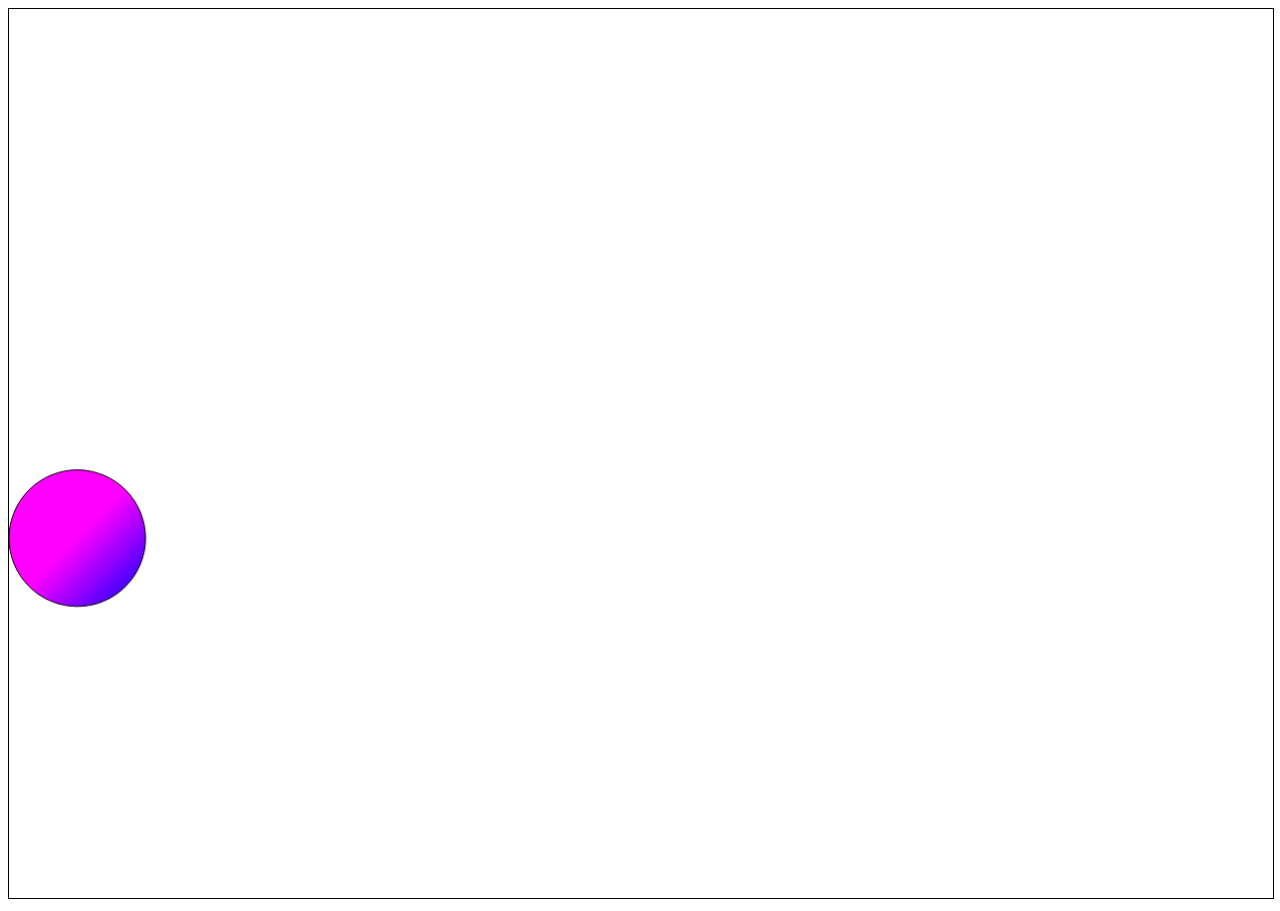
<file: gravity/index.html>
<!DOCTYPE html>
<html lang="en">
<head>
    <meta charset="UTF-8">
    <meta name="viewport" content="width=device-width,initial-scale=1.0,minimum-scale=1.0,maximum-scale=1.0">
    <title>중력</title>
    <style>
        #wind{width:100px;}
    </style>
    <script src="js/modernizr-1.6.min.js"></script>
</head>
<body>
<canvas id="canvas"></canvas>
<script src="js/app.js"></script>
</body>
</html>
</file>
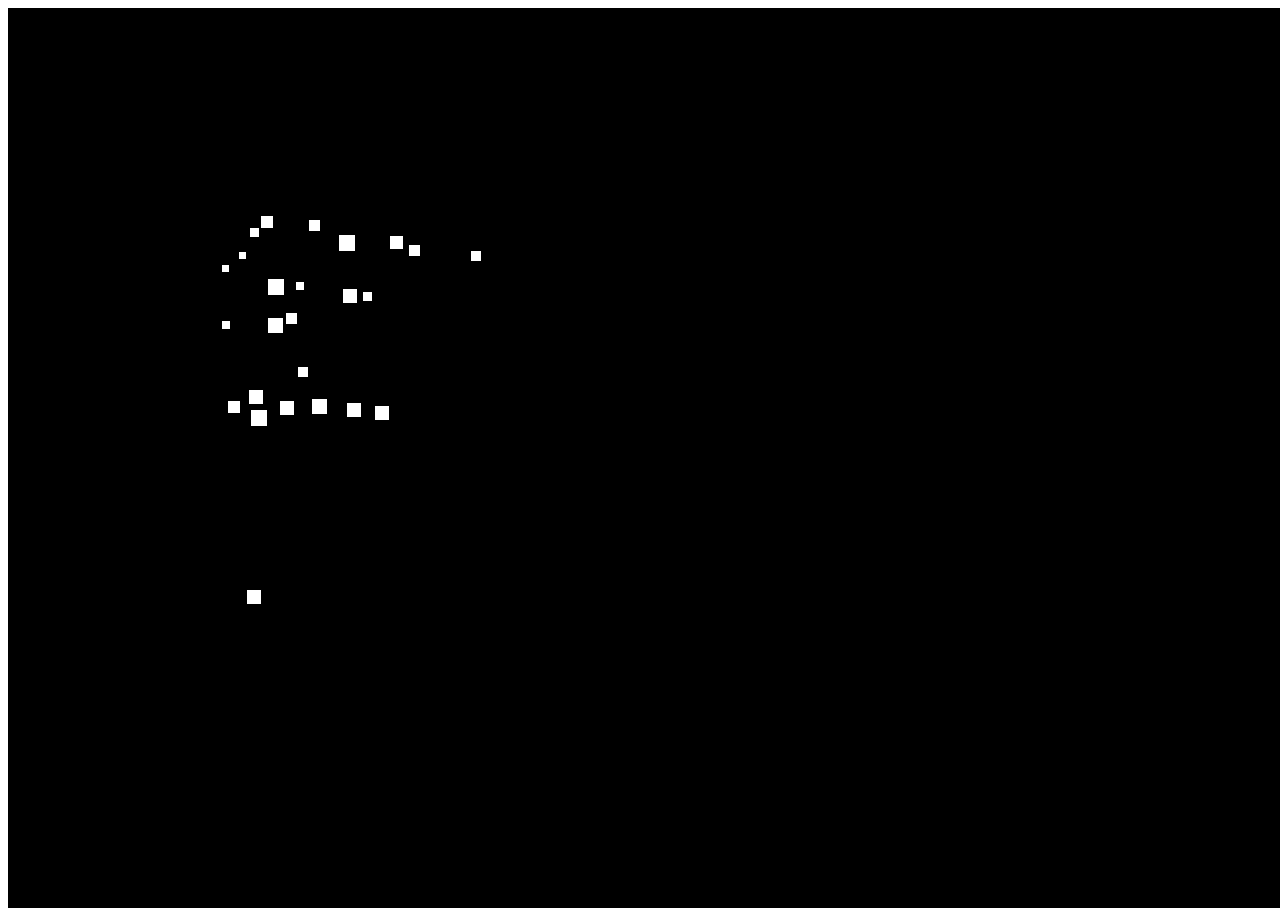
<file: objectInteraction/index.html>
<!DOCTYPE html>
<html lang="en">
<head>
    <meta charset="UTF-8">
    <title>오브젝트 상호작용</title>
    <script src="js/modernizr-1.6.min.js"></script>
</head>
<body>
<canvas id="canvas"></canvas>
<script src="js/app.js"></script>
</body>
</html>
</file>
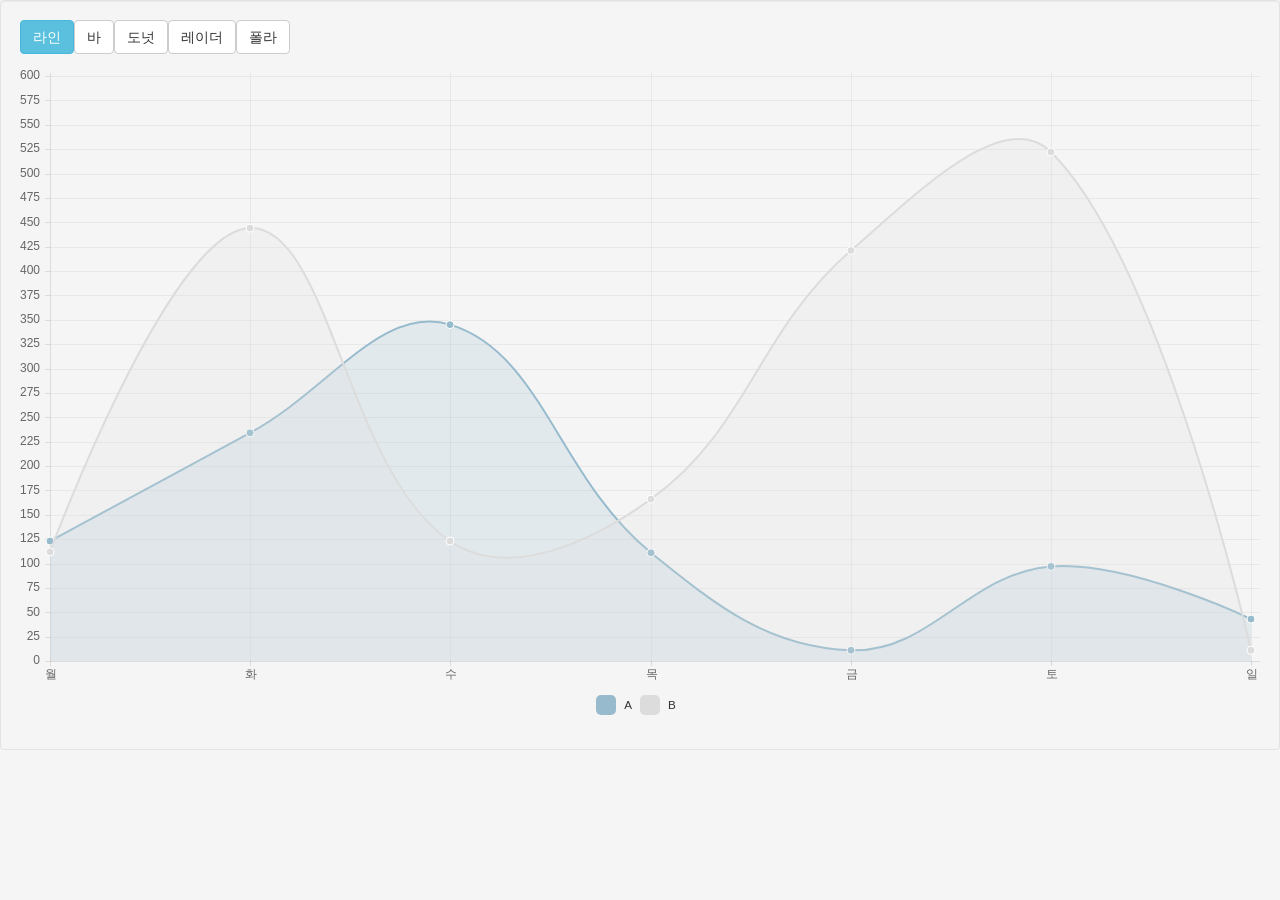
<file: angular/chart.html>
<!DOCTYPE html>
<html lang="en" ng-app="myApp">
<head>
    <meta charset="UTF-8">
    <title></title>
    <link rel="stylesheet" href="libs/bootstrap.min.css">
    <link rel="stylesheet" href="libs/angular-chart.css">
    <script src="libs/chart.js"></script>
    <script src="libs/angular.min.js"></script>
    <script src="libs/angular-chart.js"></script>
</head>
<body class="well" ng-controller="mainCtrl">
<ul class="list-unstyled clearfix">
    <li class="pull-left " ng-repeat=" button in buttons" >
        <button class="btn btn-default"
                ng-class="{'btn-info':button.isOn}"
                ng-click="showChart($index)"
        >{{button.name}}</button>
    </li>
</ul>
<div ng-controller="chartCtrl">
    <canvas ng-if="buttons[0].isOn"
            class="chart chart-line"
            chart-data="data"
            chart-legend="legend"
            chart-labels="labels"
            chart-series="series"
    ></canvas>
    <canvas ng-if="buttons[1].isOn"
            class="chart chart-bar"
            chart-data="data"
            chart-legend="legend"
            chart-labels="labels"
            chart-series="series"
    ></canvas>
    <canvas ng-if="buttons[2].isOn"
            class="chart chart-doughnut"
            chart-data="data[0]"
            chart-legend="legend"
            chart-labels="labels"
            chart-series="series"
    ></canvas>
    <canvas ng-if="buttons[3].isOn"
            class="chart chart-radar"
            chart-data="data"
            chart-legend="legend"
            chart-labels="labels"
            chart-series="series"
    ></canvas>
    <canvas ng-if="buttons[4].isOn"
            class="chart chart-polar-area"
            chart-data="data[0]"
            chart-legend="legend"
            chart-labels="labels"
            chart-series="series"
    ></canvas>
</div>
<script>
    var myApp = angular.module("myApp",['chart.js']).
    controller("mainCtrl", function($scope){
        $scope.Button = (function(){
            cnt = 0;
            function Button(name, isOn){
                this.name = name;
                this.isOn = isOn || false;
            }
            Button.prototype.click = function(){
                this.isOn = true;
            };
            return Button;
        })();

        $scope.buttons = [
            new $scope.Button('라인', true),
            new $scope.Button('바'),
            new $scope.Button('도넛'),
            new $scope.Button('레이더'),
            new $scope.Button('폴라')
        ];

        $scope.showChart = function(idx){ //차트 클릭 시
            for(var k in $scope.buttons){
                if($scope.buttons[k].isOn === true) $scope.buttons[k].isOn = false;
            }
            $scope.buttons[idx].click();
        }
    }).
    controller('chartCtrl',function($scope){
        $scope.data = [
            [123,234,345,111,11,97,43],
            [112,444,123,166,421,522,11]
        ];
        $scope.legend = true;
        $scope.series = ['A', 'B'];
        $scope.labels = ['월','화','수','목','금','토','일'];
    });
</script>
</body>
</html>
</file>
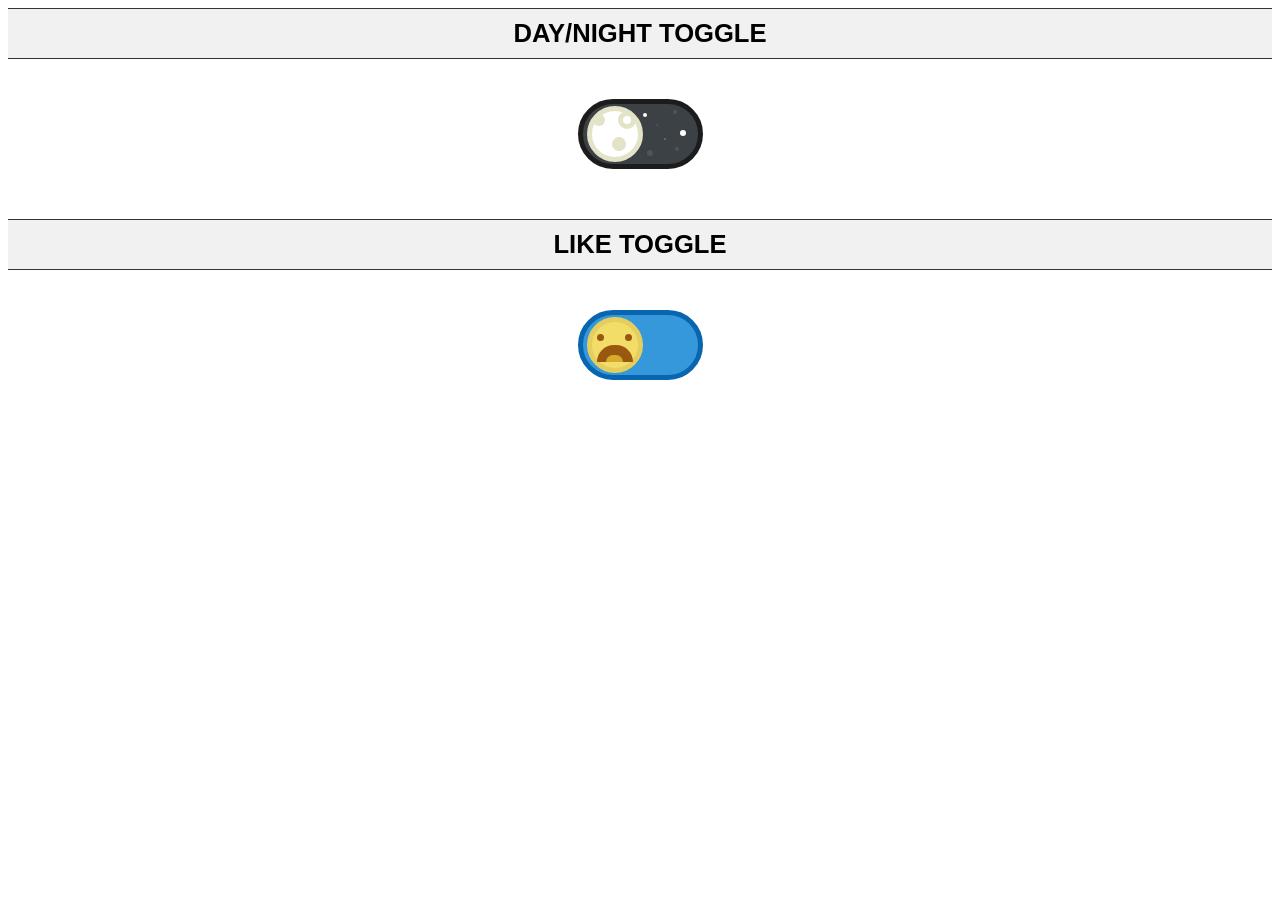
<file: angular/directive.html>
<!DOCTYPE html>
<html lang="en">
<head>
    <meta charset="UTF-8">
    <title>Toggle</title>
    <style>
        *,
        *::before,
        *::after {
            box-sizing: border-box;
        }
        h1, h2, h3 {
            font-family: 'PT Sans', sans-serif;
            text-transform: uppercase;
        }
        h1 {
            font-size: 2.4em;
            background-color: #292929;
            text-align: center;
            padding: 20px;
            margin: 0;
            color: #fff;
        }
        h1 a {
            display: block;
            margin-top: 10px;
            text-transform: none;
            color: #aaa;
            font-size: 16px;
            text-decoration: none;
        }
        .headingOuter {
            background: #f1f1f1;
            text-align: center;
            margin-top: 50px;
            margin-bottom: 0;
            padding: 10px;
            border-top: 1px solid #333;
            border-bottom: 1px solid #333;
            font-size: 1.6em;
        }
        .headingOuter:first-child {
            margin-top: 0;
        }
        h1 + .headingOuter {
            margin-top: 0;
        }
        .toggle {
            display: block;
            text-align: center;
            margin-top: 40px;
            user-select: none;
        }
        .toggle--checkbox {
            display: none;
        }
        .toggle--btn {
            display: block;
            margin: 0 auto;
            font-size: 1.4em;
            transition: all 350ms ease-in;
        }
        .toggle--btn:hover {
            cursor: pointer;
        }
        .toggle--btn, .toggle--btn:before, .toggle--btn:after,
        .toggle--checkbox,
        .toggle--checkbox:before,
        .toggle--checkbox:after,
        .toggle--feature,
        .toggle--feature:before,
        .toggle--feature:after {
            transition: all 250ms ease-in;
        }
        .toggle--btn:before, .toggle--btn:after,
        .toggle--checkbox:before,
        .toggle--checkbox:after,
        .toggle--feature:before,
        .toggle--feature:after {
            content: '';
            display: block;
        }
        /* ===================================================
           Day/Night and Gender toggle buttons
           =================================================== */
        .toggle--daynight .toggle--btn,
        .toggle--like .toggle--btn {
            position: relative;
            height: 70px;
            width: 125px;
            border-radius: 70px;
        }
        .toggle--daynight .toggle--btn:before,
        .toggle--like .toggle--btn:before {
            position: absolute;
            top: 2px;
            left: 4px;
            width: 56px;
            height: 56px;
            border-radius: 50%;
        }
        .toggle--daynight .toggle--btn {
            border: 5px solid #1c1c1c;
            background-color: #3c4145;
        }
        .toggle--daynight .toggle--btn:before {
            background-color: #fff;
            border: 5px solid #e3e3c7;
        }
        .toggle--daynight .toggle--btn:after {
            position: absolute;
            top: 62%;
            left: 39px;
            z-index: 10;
            width: 11.2px;
            height: 11.2px;
            opacity: 0;
            background-color: #fff;
            border-radius: 50%;
            box-shadow: #fff 0 0, #fff 3px 0, #fff 6px 0, #fff 9px 0, #fff 11px 0, #fff 14px 0, #fff 16px 0, #fff 21px -1px 0 1px, #fff 16px -7px 0 -2px, #fff 7px -7px 0 1px, #d3d3d3 0 0 0 4px, #d3d3d3 6px 0 0 4px, #d3d3d3 11px 0 0 4px, #d3d3d3 16px 0 0 4px, #d3d3d3 21px -1px 0 5px, #d3d3d3 16px -7px 0 1px, #d3d3d3 7px -7px 0 5px;
            transition: opacity 100ms ease-in;
        }
        @keyframes starry_star {
            50% {
                background-color: rgba(255, 255, 255, 0.1);
                box-shadow: #fff 30px -3px 0 0, #fff 12px 10px 0 -1px, rgba(255, 255, 255, 0.1) 38px 18px 0 1px, #fff 32px 34px 0 0, rgba(255, 255, 255, 0.1) 20px 24px 0 -1.5px, #fff 5px 38px 0 1px;
            }
        }
        @keyframes bounceIn {
            0% {
                opacity: 0;
                transform: scale(0.3);
            }
            50% {
                opacity: 100;
                transform: scale(1.1);
            }
            55% {
                transform: scale(1.1);
            }
            75% {
                transform: scale(0.9);
            }
            100% {
                opacity: 100;
                transform: scale(1);
            }
        }
        .toggle--daynight .toggle--feature {
            display: block;
            position: absolute;
            top: 9px;
            left: 52.5%;
            z-index: 20;
            width: 4px;
            height: 4px;
            border-radius: 50%;
            background-color: #fff;
            box-shadow: rgba(255, 255, 255, 0.1) 30px -3px 0 0, rgba(255, 255, 255, 0.1) 12px 10px 0 -1px, #fff 38px 18px 0 1px, rgba(255, 255, 255, 0.1) 32px 34px 0 0, #fff 20px 24px 0 -1.5px, rgba(255, 255, 255, 0.1) 5px 38px 0 1px;
            animation: starry_star 5s ease-in-out infinite;
        }
        .toggle--daynight .toggle--feature:before {
            position: absolute;
            top: -2px;
            left: -25px;
            width: 18px;
            height: 18px;
            background-color: #fff;
            border-radius: 50%;
            border: 5px solid #e3e3c7;
            box-shadow: #e3e3c7 -28px 0 0 -3px, #e3e3c7 -8px 24px 0 -2px;
            transform-origin: -6px 130%;
        }
        .toggle--daynight .toggle--checkbox:checked + .toggle--btn {
            background-color: #9ee3fb;
            border: 5px solid #86c3d7;
        }
        .toggle--daynight .toggle--checkbox:checked + .toggle--btn:before {
            left: 55px;
            background-color: #ffdf6d;
            border: 5px solid #e1c348;
        }
        .toggle--daynight .toggle--checkbox:checked + .toggle--btn:after {
            opacity: 100;
            animation-name: bounceIn;
            animation-duration: 0.60s;
            animation-delay: 0.10s;
            animation-fill-mode: backwards;
            animation-timing-function: ease-in-out;
        }
        .toggle--daynight .toggle--checkbox:checked + .toggle--btn > .toggle--feature {
            opacity: 0;
            box-shadow: rgba(255, 255, 255, 0.1) 30px -3px 0 -4px, rgba(255, 255, 255, 0.1) 12px 10px 0 -5px, #fff 38px 18px 0 -3px, rgba(255, 255, 255, 0.1) 32px 34px 0 -4px, #fff 20px 24px 0 -5.5px, rgba(255, 255, 255, 0.1) 5px 38px 0 -3px;
            animation: none;
        }
        .toggle--daynight .toggle--checkbox:checked + .toggle--btn > .toggle--feature:before {
            left: 25px;
            transform: rotate(70deg);
        }
        /* ==================================================
           Like specific styling
           ================================================== */
        .toggle--like {
            position: relative;
        }
        .toggle--like .toggle--btn {
            border: 5px solid #0865B0;
            background-color: #3498db;
        }
        .toggle--like .toggle--btn:before {
            background-color: #f2dd68;
            border: 5px solid #e5ce5e;
        }
        .toggle--like .toggle--feature {
            position: absolute;
            left: 14px;
            top: 32%;
            width: 7px;
            height: 7px;
            border-radius: 50%;
            background-color: #995710;
            box-shadow: 28px 0 0 0 #995710;
        }
        .toggle--like .toggle--feature:before {
            position: absolute;
            left: 0;
            top: 11px;
            width: 36px;
            height: 17px;
            background-color: #995710;
            border-radius: 36px 36px 0 0;
        }
        .toggle--like .toggle--feature:after {
            position: absolute;
            left: 9px;
            top: 21px;
            width: 17px;
            height: 7px;
            background-color: #d8aa2b;
            border-radius: 17px 17px 0 0;
        }
        .toggle--like .toggle--checkbox:checked + .toggle--btn {
            background-color: #e25d5d;
            border: 5px solid #AD1000;
        }
        .toggle--like .toggle--checkbox:checked + .toggle--btn:before {
            transform: translate(51px, 0);
        }
        .toggle--like .toggle--checkbox:checked + .toggle--btn .toggle--feature {
            transform: translate(53px, 0);
        }
        .toggle--like .toggle--checkbox:checked + .toggle--btn .toggle--feature:before {
            border-radius: 0 0 36px 36px;
            top: 11px;
        }
        .toggle--like .toggle--checkbox:checked + .toggle--btn .toggle--feature:after {
            top: 21px;
            border-radius: 50%/50%;
        }
    </style>
    <script src="libs/angular/angular.js"></script>
    <script>
        angular.module('myApp',[]).
        directive('toggleDaynight', function(){
            return {
                restrict: 'E',
                templateUrl: 'directive/toggle_daynight.html',
                replace: true
            }
        }).
        directive('toggleLike',function(){
            return {
                restrict: 'A',
                templateUrl: 'directive/toggle_like.html',
                replace: true
            }
        });
    </script>
</head>
<body ng-app="myApp">
    <h2 class="headingOuter">Day/Night Toggle</h2>
    <toggle-daynight></toggle-daynight>
    <h2 class="headingOuter">LIKE TOGGLE</h2>
    <div toggle-like></div>
</body>
</html>
</file>
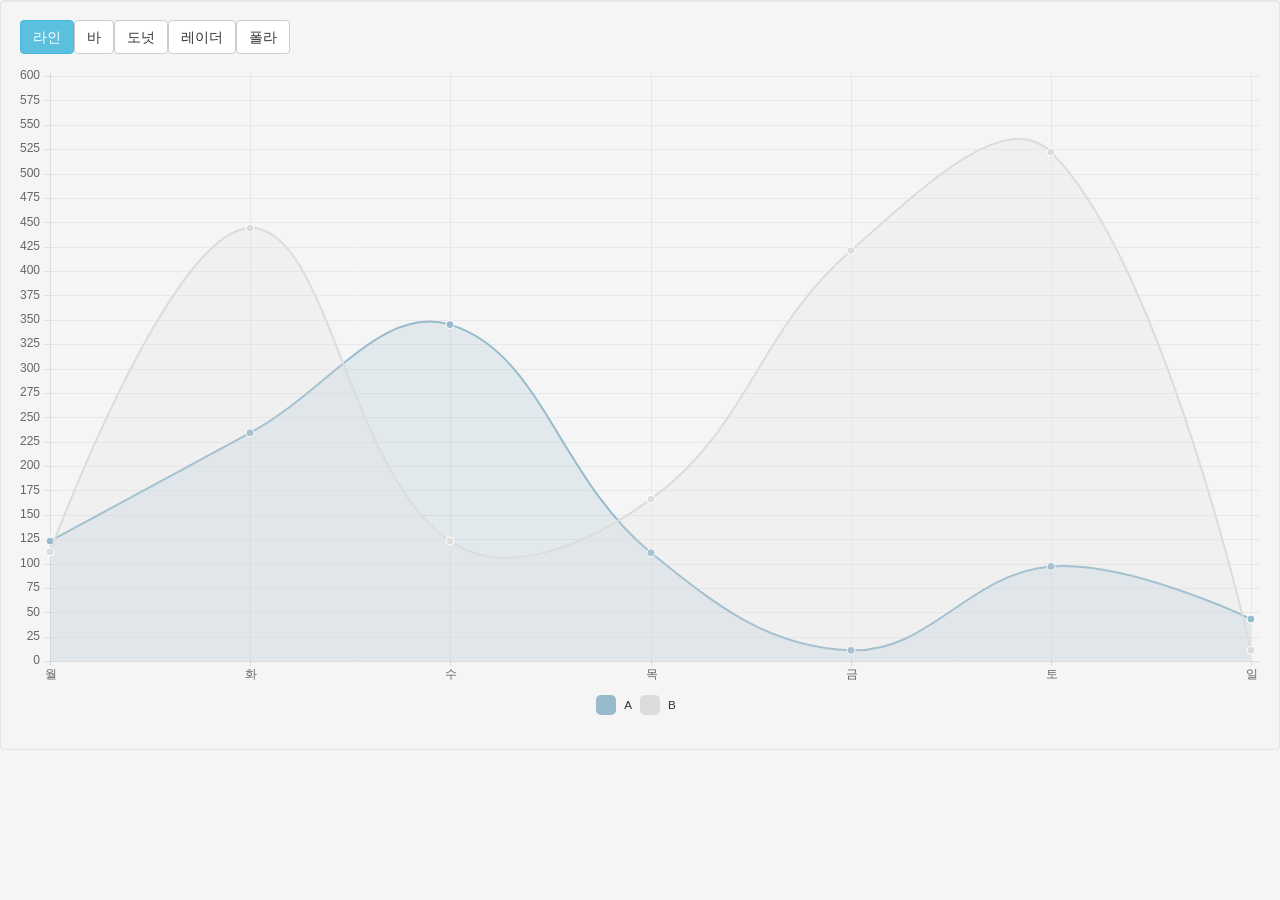
<file: angular/directive2.html>
<!DOCTYPE html>
<html lang="en" ng-app="myApp">
<head>
    <meta charset="UTF-8">
    <title></title>
    <link rel="stylesheet" href="libs/bootstrap.min.css">
    <link rel="stylesheet" href="libs/angular-chart.css">
    <script src="libs/chart.js"></script>
    <script src="libs/angular.min.js"></script>
    <script src="libs/angular-chart.js"></script>
</head>
<body class="well" ng-controller="mainCtrl">
<ul class="list-unstyled clearfix">
    <li class="pull-left " ng-repeat=" name in type" >
        <button class="btn btn-default"
                ng-class="{'btn-info':$index === clickIdx}"
                ng-click="showChart($index)"
        >{{name}}</button>
    </li>
</ul>
<div ng-controller="chartCtrl">
    <canvas ng-if="0 === clickIdx"
            class="chart chart-line"
            chart-data="data"
            chart-legend="legend"
            chart-labels="labels"
            chart-series="series"
    ></canvas>
    <canvas ng-if="1 === clickIdx"
            class="chart chart-bar"
            chart-data="data"
            chart-legend="legend"
            chart-labels="labels"
            chart-series="series"
    ></canvas>
    <canvas ng-if="2 === clickIdx"
            class="chart chart-doughnut"
            chart-data="data[0]"
            chart-legend="legend"
            chart-labels="labels"
            chart-series="series"
    ></canvas>
    <canvas ng-if="3 === clickIdx"
            class="chart chart-radar"
            chart-data="data"
            chart-legend="legend"
            chart-labels="labels"
            chart-series="series"
    ></canvas>
    <canvas ng-if="4 === clickIdx"
            class="chart chart-polar-area"
            chart-data="data[0]"
            chart-legend="legend"
            chart-labels="labels"
            chart-series="series"
    ></canvas>
</div>
<script>
    var myApp = angular.module("myApp",['chart.js']).
    controller("mainCtrl", function($scope){
        $scope.type = ['라인', '바', '도넛', '레이더', '폴라'];
        $scope.clickIdx = 0;
        $scope.showChart = function(idx){ //차트 클릭 시
            $scope.clickIdx = idx;
        }
    }).
    controller('chartCtrl',function($scope){
        $scope.data = [
            [123,234,345,111,11,97,43],
            [112,444,123,166,421,522,11]
        ];
        $scope.legend = true;
        $scope.series = ['A', 'B'];
        $scope.labels = ['월','화','수','목','금','토','일'];
    });
</script>
</body>
</html>
</file>
<file: angular/libs/angular-chart.css>
.chart-legend,
.bar-legend,
.line-legend,
.pie-legend,
.radar-legend,
.polararea-legend,
.doughnut-legend {
  list-style-type: none;
  margin-top: 5px;
  text-align: center;
  /* NOTE: Browsers automatically add 40px of padding-left to all lists, so we should offset that, otherwise the legend is off-center */
  -webkit-padding-start: 0;
  /* Webkit */
  -moz-padding-start: 0;
  /* Mozilla */
  padding-left: 0;
  /* IE (handles all cases, really, but we should also include the vendor-specific properties just to be safe) */
}
.chart-legend li,
.bar-legend li,
.line-legend li,
.pie-legend li,
.radar-legend li,
.polararea-legend li,
.doughnut-legend li {
  display: inline-block;
  white-space: nowrap;
  position: relative;
  margin-bottom: 4px;
  border-radius: 5px;
  padding: 2px 8px 2px 28px;
  font-size: smaller;
  cursor: default;
}
.chart-legend li span,
.bar-legend li span,
.line-legend li span,
.pie-legend li span,
.radar-legend li span,
.polararea-legend li span,
.doughnut-legend li span {
  display: block;
  position: absolute;
  left: 0;
  top: 0;
  width: 20px;
  height: 20px;
  border-radius: 5px;
}
</file>
